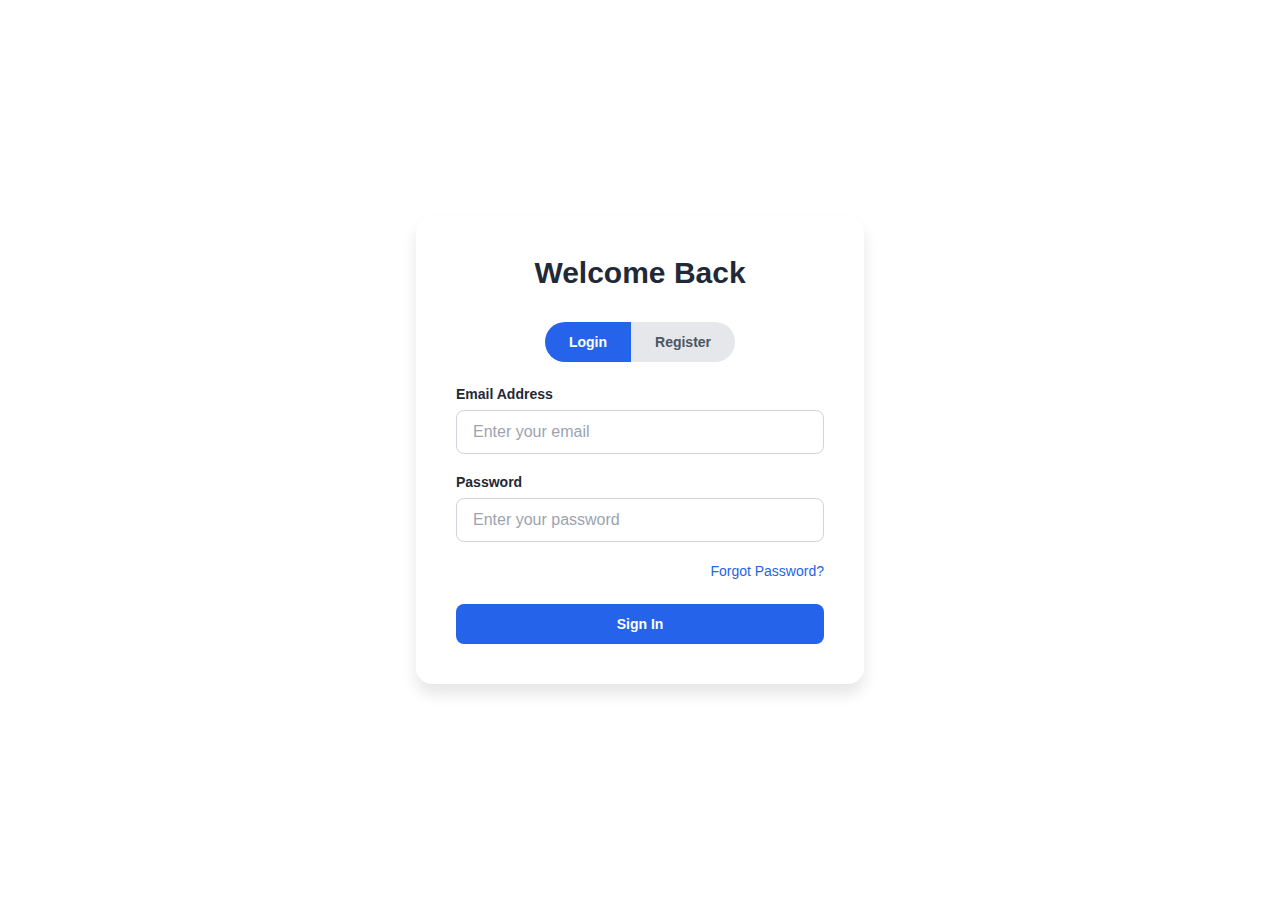
<file: login.html>
<!DOCTYPE html>
<html lang="en">
<head>
    <meta charset="UTF-8">
    <meta name="viewport" content="width=device-width, initial-scale=1.0">
    <title>Login Page</title>
    <style>
        * {
            margin: 0;
            padding: 0;
            box-sizing: border-box;
        }

        body {
            background: transparent;
            display: flex;
            align-items: center;
            justify-content: center;
            min-height: 100vh;
            padding: 1rem;
            font-family: Arial, sans-serif;
        }

        #main-container {
            background: transparent;
            padding: 2.5rem;
            border-radius: 1rem;
            box-shadow: 0 10px 15px rgba(0, 0, 0, 0.1);
            width: 100%;
            max-width: 28rem;
            transition: transform 0.3s ease;
        }

        #main-container:hover {
            transform: scale(1.05);
        }

        #form-title {
            font-size: 1.875rem;
            font-weight: 800;
            text-align: center;
            margin-bottom: 2rem;
            color: #1f2937;
        }

        .button-group {
            display: flex;
            justify-content: center;
            margin-bottom: 1.5rem;
        }

        #login-btn, #register-btn {
            padding: 0.75rem 1.5rem;
            font-size: 0.875rem;
            font-weight: 600;
            border: none;
            cursor: pointer;
            transition: all 0.3s ease;
        }

        #login-btn {
            background: #2563eb;
            color: #ffffff;
            border-radius: 9999px 0 0 9999px;
        }

        #register-btn {
            background: #e5e7eb;
            color: #4b5563;
            border-radius: 0 9999px 9999px 0;
        }

        #login-btn.active, #register-btn.active {
            background: #2563eb;
            color: #ffffff;
        }

        #error-message, #success-message, #forgot-error-message, #forgot-success-message {
            display: none;
            margin-bottom: 1rem;
            padding: 0.75rem;
            border-radius: 0.5rem;
            font-size: 0.875rem;
        }

        #error-message, #forgot-error-message {
            background: #fee2e2;
            color: #b91c1c;
        }

        #success-message, #forgot-success-message {
            background: #dcfce7;
            color: #15803d;
        }

        label {
            display: block;
            color: #1f2937;
            font-size: 0.875rem;
            font-weight: 600;
            margin-bottom: 0.5rem;
        }

        input {
            width: 100%;
            padding: 0.75rem 1rem;
            border: 1px solid #d1d5db;
            border-radius: 0.5rem;
            font-size: 1rem;
            transition: all 0.3s ease;
        }

        input:focus {
            outline: none;
            border-color: #3b82f6;
            box-shadow: 0 0 0 2px rgba(59, 130, 246, 0.5);
        }

        input::placeholder {
            color: #9ca3af;
        }

        .form-group {
            margin-bottom: 1.25rem;
        }

        #forgot-password-link {
            text-align: right;
            margin-bottom: 1.5rem;
        }

        #forgot-password-btn {
            background: none;
            border: none;
            color: #2563eb;
            font-size: 0.875rem;
            font-weight: 500;
            cursor: pointer;
            text-decoration: none;
        }

        #forgot-password-btn:hover {
            text-decoration: underline;
        }

        button[type="submit"] {
            width: 100%;
            background: #2563eb;
            color: #ffffff;
            padding: 0.75rem;
            border: none;
            border-radius: 0.5rem;
            font-size: 0.875rem;
            font-weight: 600;
            cursor: pointer;
            transition: background 0.3s ease;
        }

        button[type="submit"]:hover {
            background: #1d4ed8;
        }

        #forgot-password-modal {
            display: none;
            position: fixed;
            top: 0;
            left: 0;
            width: 100%;
            height: 100%;
            background: rgba(0, 0, 0, 0.5);
            align-items: center;
            justify-content: center;
            z-index: 50;
        }

        #forgot-password-modal > div {
            background: #ffffff;
            padding: 2rem;
            border-radius: 1rem;
            box-shadow: 0 10px 15px rgba(0, 0, 0, 0.1);
            width: 100%;
            max-width: 24rem;
        }

        #forgot-password-modal h3 {
            font-size: 1.25rem;
            font-weight: 700;
            margin-bottom: 1rem;
            color: #1f2937;
        }

        .modal-buttons {
            display: flex;
            justify-content: flex-end;
            gap: 1rem;
        }

        #cancel-forgot-btn {
            padding: 0.5rem 1rem;
            font-size: 0.875rem;
            font-weight: 500;
            background: none;
            border: none;
            color: #4b5563;
            cursor: pointer;
        }

        #cancel-forgot-btn:hover {
            color: #1f2937;
        }

        #forgot-password-form button[type="submit"] {
            padding: 0.5rem 1rem;
            font-size: 0.875rem;
            font-weight: 500;
        }

        .hidden {
            display: none;
        }
    </style>
</head>
<body>
    <div id="main-container">
        <h2 id="form-title">Welcome Back</h2>
        <div class="button-group">
            <button id="login-btn" class="active">Login</button>
            <button id="register-btn">Register</button>
        </div>
        <div id="error-message"></div>
        <div id="success-message"></div>
        <form id="auth-form">
            <div id="register-fields" class="hidden">
                <div class="form-group">
                    <label for="name">Full Name</label>
                    <input type="text" id="name" name="name" placeholder="Enter your full name" required>
                </div>
                <div class="form-group">
                    <label for="registerNo">Register Number</label>
                    <input type="text" id="registerNo" name="registerNo" placeholder="Enter register number" required>
                </div>
                <div class="form-group">
                    <label for="memberId">Member ID</label>
                    <input type="text" id="memberId" name="memberId" placeholder="Enter member ID" required>
                </div>
            </div>
            <div class="form-group">
                <label for="email">Email Address</label>
                <input type="email" id="email" name="email" placeholder="Enter your email" required>
            </div>
            <div class="form-group">
                <label for="password">Password</label>
                <input type="password" id="password" name="password" placeholder="Enter your password" required>
            </div>
            <div id="forgot-password-link">
                <button type="button" id="forgot-password-btn">Forgot Password?</button>
            </div>
            <button type="submit">Sign In</button>
        </form>
    </div>

    <div id="forgot-password-modal" class="hidden">
        <div>
            <h3>Reset Password</h3>
            <form id="forgot-password-form">
                <div class="form-group">
                    <label for="forgot-email">Email Address</label>
                    <input type="email" id="forgot-email" placeholder="Enter your email" required>
                </div>
                <div id="forgot-error-message"></div>
                <div id="forgot-success-message"></div>
                <div class="modal-buttons">
                    <button type="button" id="cancel-forgot-btn">Cancel</button>
                    <button type="submit">Send Reset Link</button>
                </div>
            </form>
        </div>
    </div>

    <script>
        const isLoginState = { isLogin: true };

        function validateEmail(email) {
            return /^[^\s@]+@[^\s@]+\.[^\s@]+$/.test(email);
        }

        function mockApiCall(data, endpoint) {
            return new Promise((resolve, reject) => {
                setTimeout(() => {
                    if (endpoint === 'forgot-password') {
                        if (!validateEmail(data.email)) {
                            reject('Invalid email address');
                        } else {
                            resolve('Password reset link sent to your email');
                        }
                    } else if (endpoint === 'register') {
                        if (!data.name || !data.registerNo || !data.memberId || !data.email || !data.password) {
                            reject('All fields are required');
                        } else if (!validateEmail(data.email)) {
                            reject('Invalid email address');
                        } else {
                            resolve('Registration successful');
                        }
                    } else if (endpoint === 'login') {
                        if (!data.email || !data.password) {
                            reject('Email and password are required');
                        } else if (!validateEmail(data.email)) {
                            reject('Invalid email address');
                        } else {
                            resolve('Login successful');
                        }
                    }
                }, 1000);
            });
        }

        function showMessage(elementId, message, isError = true) {
            const element = document.getElementById(elementId);
            element.textContent = message;
            element.style.display = 'block';
            if (isError) {
                element.classList.add('bg-red-100', 'text-red-700');
                element.classList.remove('bg-green-100', 'text-green-700');
            } else {
                element.classList.add('bg-green-100', 'text-green-700');
                element.classList.remove('bg-red-100', 'text-red-700');
            }
        }

        function clearMessages() {
            const errorMessage = document.getElementById('error-message');
            const successMessage = document.getElementById('success-message');
            const forgotErrorMessage = document.getElementById('forgot-error-message');
            const forgotSuccessMessage = document.getElementById('forgot-success-message');
            errorMessage.style.display = 'none';
            successMessage.style.display = 'none';
            forgotErrorMessage.style.display = 'none';
            forgotSuccessMessage.style.display = 'none';
        }

        function resetForm() {
            document.getElementById('auth-form').reset();
            document.getElementById('forgot-password-form').reset();
        }

        function toggleForm() {
            const isLogin = isLoginState.isLogin;
            document.getElementById('form-title').textContent = isLogin ? 'Welcome Back' : 'Create Account';
            document.getElementById('login-btn').className = isLogin ? 'active' : '';
            document.getElementById('register-btn').className = !isLogin ? 'active' : '';
            document.getElementById('register-fields').style.display = isLogin ? 'none' : 'block';
            document.getElementById('forgot-password-link').style.display = isLogin ? 'block' : 'none';
            document.querySelector('#auth-form button[type="submit"]').textContent = isLogin ? 'Sign In' : 'Sign Up';
            clearMessages();
            resetForm();
        }

        document.getElementById('login-btn').addEventListener('click', () => {
            isLoginState.isLogin = true;
            toggleForm();
        });

        document.getElementById('register-btn').addEventListener('click', () => {
            isLoginState.isLogin = false;
            toggleForm();
        });

        document.getElementById('forgot-password-btn').addEventListener('click', () => {
            document.getElementById('forgot-password-modal').style.display = 'flex';
            clearMessages();
        });

        document.getElementById('cancel-forgot-btn').addEventListener('click', () => {
            document.getElementById('forgot-password-modal').style.display = 'none';
            clearMessages();
            resetForm();
        });

        document.getElementById('auth-form').addEventListener('submit', async (e) => {
            e.preventDefault();
            clearMessages();
            const form = e.target;
            const data = {
                name: form.name?.value || '',
                registerNo: form.registerNo?.value || '',
                memberId: form.memberId?.value || '',
                email: form.email.value,
                password: form.password.value
            };
            try {
                const response = await mockApiCall(data, isLoginState.isLogin ? 'login' : 'register');
                showMessage('success-message', response, false);
                resetForm();
            } catch (err) {
                showMessage('error-message', err);
            }
        });

        document.getElementById('forgot-password-form').addEventListener('submit', async (e) => {
            e.preventDefault();
            clearMessages();
            const email = document.getElementById('forgot-email').value;
            try {
                const response = await mockApiCall({ email }, 'forgot-password');
                showMessage('forgot-success-message', response, false);
                resetForm();
                document.getElementById('forgot-password-modal').style.display = 'none';
            } catch (err) {
                showMessage('forgot-error-message', err);
            }
        });
    </script>
</body>
</html>
</file>
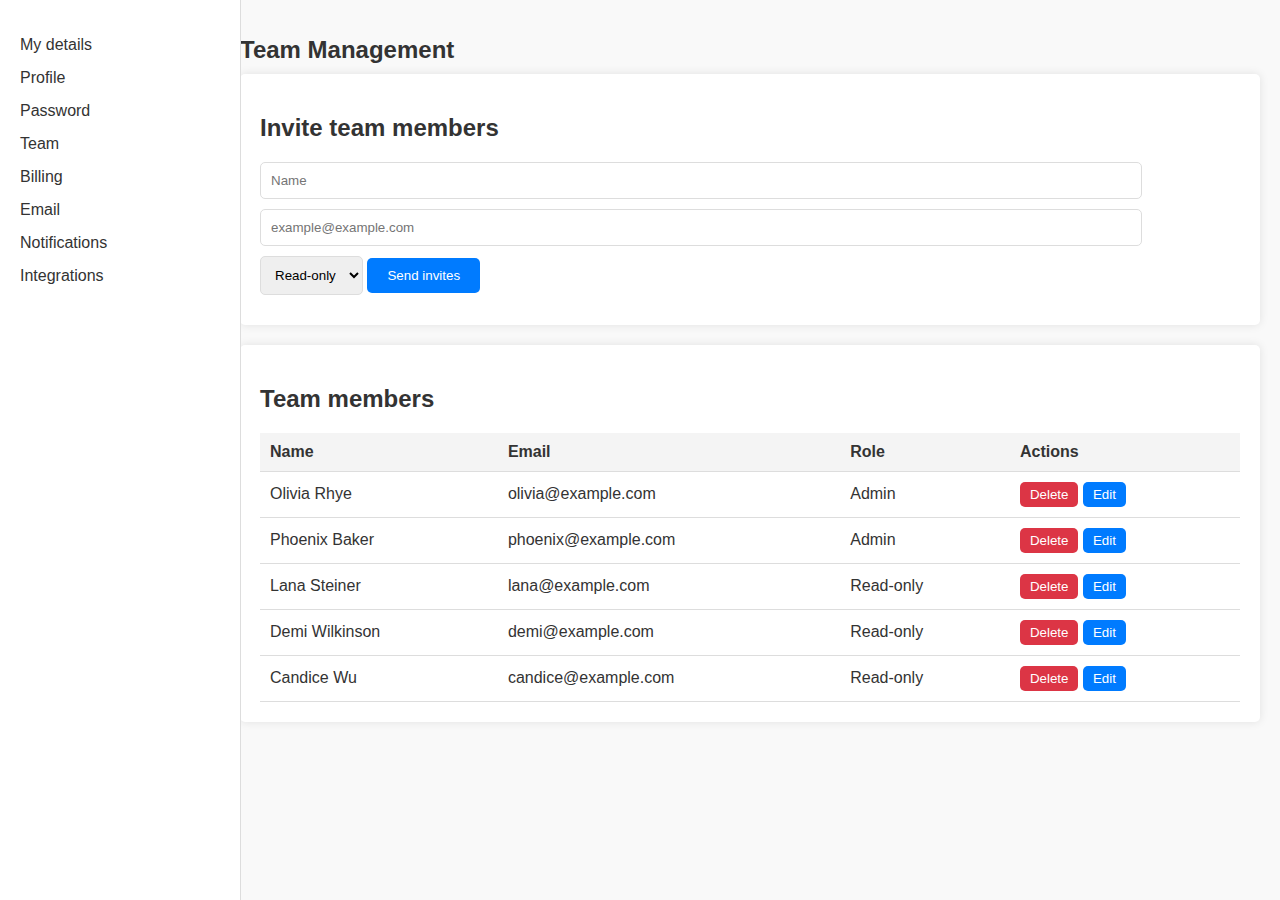
<file: team.html>
<!DOCTYPE html>
<html lang="en">
<head>
    <meta charset="UTF-8">
    <meta name="viewport" content="width=device-width, initial-scale=1.0">
    <title>Team Management</title>
    <style>
        body {
            font-family: Arial, sans-serif;
            margin: 0;
            padding: 0;
            background-color: #f9f9f9;
            color: #333;
        }

        .sidebar {
            width: 200px;
            background-color: #fff;
            height: 100vh;
            position: fixed;
            border-right: 1px solid #ddd;
            padding: 20px;
        }

        .sidebar ul {
            list-style: none;
            padding: 0;
        }

        .sidebar ul li {
            margin: 15px 0;
        }

        .sidebar ul li a {
            text-decoration: none;
            color: #333;
        }

        .content {
            margin-left: 220px;
            padding: 20px;
        }

        .content h1 {
            font-size: 24px;
            margin-bottom: 10px;
        }

        .invite-section, .team-section {
            background-color: #fff;
            padding: 20px;
            margin-bottom: 20px;
            border-radius: 5px;
            box-shadow: 0 0 10px rgba(0, 0, 0, 0.1);
        }

        .invite-section input[type="text"],
        .invite-section input[type="email"] {
            width: calc(100% - 120px);
            padding: 10px;
            margin-bottom: 10px;
            border: 1px solid #ddd;
            border-radius: 5px;
        }

        .invite-section select {
            padding: 10px;
            margin-bottom: 10px;
            border: 1px solid #ddd;
            border-radius: 5px;
        }

        .invite-section button {
            padding: 10px 20px;
            background-color: #007BFF;
            color: white;
            border: none;
            border-radius: 5px;
            cursor: pointer;
        }

        .team-section table {
            width: 100%;
            border-collapse: collapse;
        }

        .team-section th, .team-section td {
            padding: 10px;
            border-bottom: 1px solid #ddd;
            text-align: left;
        }

        .team-section th {
            background-color: #f4f4f4;
        }

        .team-section button {
            padding: 5px 10px;
            background-color: #007BFF;
            color: white;
            border: none;
            border-radius: 5px;
            cursor: pointer;
        }

        .team-section button.delete {
            background-color: #dc3545;
        }
    </style>
</head>
<body>
    <div class="sidebar">
        <ul>
            <li><a href="#">My details</a></li>
            <li><a href="#">Profile</a></li>
            <li><a href="#">Password</a></li>
            <li><a href="#">Team</a></li>
            <li><a href="#">Billing</a></li>
            <li><a href="#">Email</a></li>
            <li><a href="#">Notifications</a></li>
            <li><a href="#">Integrations</a></li>
        </ul>
    </div>

    <div class="content">
        <h1>Team Management</h1>
        <div class="invite-section">
            <h2>Invite team members</h2>
            <input type="text" id="name" placeholder="Name">
            <input type="email" id="email" placeholder="example@example.com">
            <select id="role">
                <option>Read-only</option>
                <option>Admin</option>
            </select>
            <button onclick="addMember()">Send invites</button>
        </div>

        <div class="team-section">
            <h2>Team members</h2>
            <table id="teamTable">
                <thead>
                    <tr>
                        <th>Name</th>
                        <th>Email</th>
                        <th>Role</th>
                        <th>Actions</th>
                    </tr>
                </thead>
                <tbody>
                    <tr>
                        <td>Olivia Rhye</td>
                        <td>olivia@example.com</td>
                        <td>Admin</td>
                        <td>
                            <button class="delete" onclick="deleteMember(this)">Delete</button>
                            <button onclick="editMember(this)">Edit</button>
                        </td>
                    </tr>
                    <tr>
                        <td>Phoenix Baker</td>
                        <td>phoenix@example.com</td>
                        <td>Admin</td>
                        <td>
                            <button class="delete" onclick="deleteMember(this)">Delete</button>
                            <button onclick="editMember(this)">Edit</button>
                        </td>
                    </tr>
                    <tr>
                        <td>Lana Steiner</td>
                        <td>lana@example.com</td>
                        <td>Read-only</td>
                        <td>
                            <button class="delete" onclick="deleteMember(this)">Delete</button>
                            <button onclick="editMember(this)">Edit</button>
                        </td>
                    </tr>
                    <tr>
                        <td>Demi Wilkinson</td>
                        <td>demi@example.com</td>
                        <td>Read-only</td>
                        <td>
                            <button class="delete" onclick="deleteMember(this)">Delete</button>
                            <button onclick="editMember(this)">Edit</button>
                        </td>
                    </tr>
                    <tr>
                        <td>Candice Wu</td>
                        <td>candice@example.com</td>
                        <td>Read-only</td>
                        <td>
                            <button class="delete" onclick="deleteMember(this)">Delete</button>
                            <button onclick="editMember(this)">Edit</button>
                        </td>
                    </tr>
                </tbody>
            </table>
        </div>
    </div>

    <script>
        function addMember() {
            const name = document.getElementById('name').value;
            const email = document.getElementById('email').value;
            const role = document.getElementById('role').value;
            const table = document.getElementById('teamTable').getElementsByTagName('tbody')[0];

            if (name && email) {
                const newRow = table.insertRow();
                const nameCell = newRow.insertCell(0);
                const emailCell = newRow.insertCell(1);
                const roleCell = newRow.insertCell(2);
                const actionsCell = newRow.insertCell(3);

                nameCell.textContent = name;
                emailCell.textContent = email;
                roleCell.textContent = role;
                actionsCell.innerHTML = `
                    <button class="delete" onclick="deleteMember(this)">Delete</button>
                    <button onclick="editMember(this)">Edit</button>
                `;

                document.getElementById('name').value = '';
                document.getElementById('email').value = '';
            }
        }

        function deleteMember(button) {
            const row = button.parentElement.parentElement;
            row.parentElement.removeChild(row);
        }

        function editMember(button) {
            const row = button.parentElement.parentElement;
            const nameCell = row.cells[0];
            const emailCell = row.cells[1];
            const roleCell = row.cells[2];
            const actionsCell = row.cells[3];

            // Create input fields for editing
            const nameInput = document.createElement('input');
            nameInput.type = 'text';
            nameInput.value = nameCell.textContent;

            const emailInput = document.createElement('input');
            emailInput.type = 'email';
            emailInput.value = emailCell.textContent;

            const roleSelect = document.createElement('select');
            const readOnlyOption = document.createElement('option');
            readOnlyOption.value = 'Read-only';
            readOnlyOption.textContent = 'Read-only';
            const adminOption = document.createElement('option');
            adminOption.value = 'Admin';
            adminOption.textContent = 'Admin';

            roleSelect.appendChild(readOnlyOption);
            roleSelect.appendChild(adminOption);
            roleSelect.value = roleCell.textContent;

            // Replace cell content with input fields
            nameCell.textContent = '';
            nameCell.appendChild(nameInput);

            emailCell.textContent = '';
            emailCell.appendChild(emailInput);

            roleCell.textContent = '';
            roleCell.appendChild(roleSelect);

            // Change the edit button to a save button
            button.textContent = 'Save';
            button.onclick = function() {
                // Save the new values
                nameCell.textContent = nameInput.value;
                emailCell.textContent = emailInput.value;
                roleCell.textContent = roleSelect.value;

                // Revert the button back to edit
                button.textContent = 'Edit';
                button.onclick = function() {
                    editMember(button);
                };
            };
        }
    </script>
</body>
</html>
</file>
